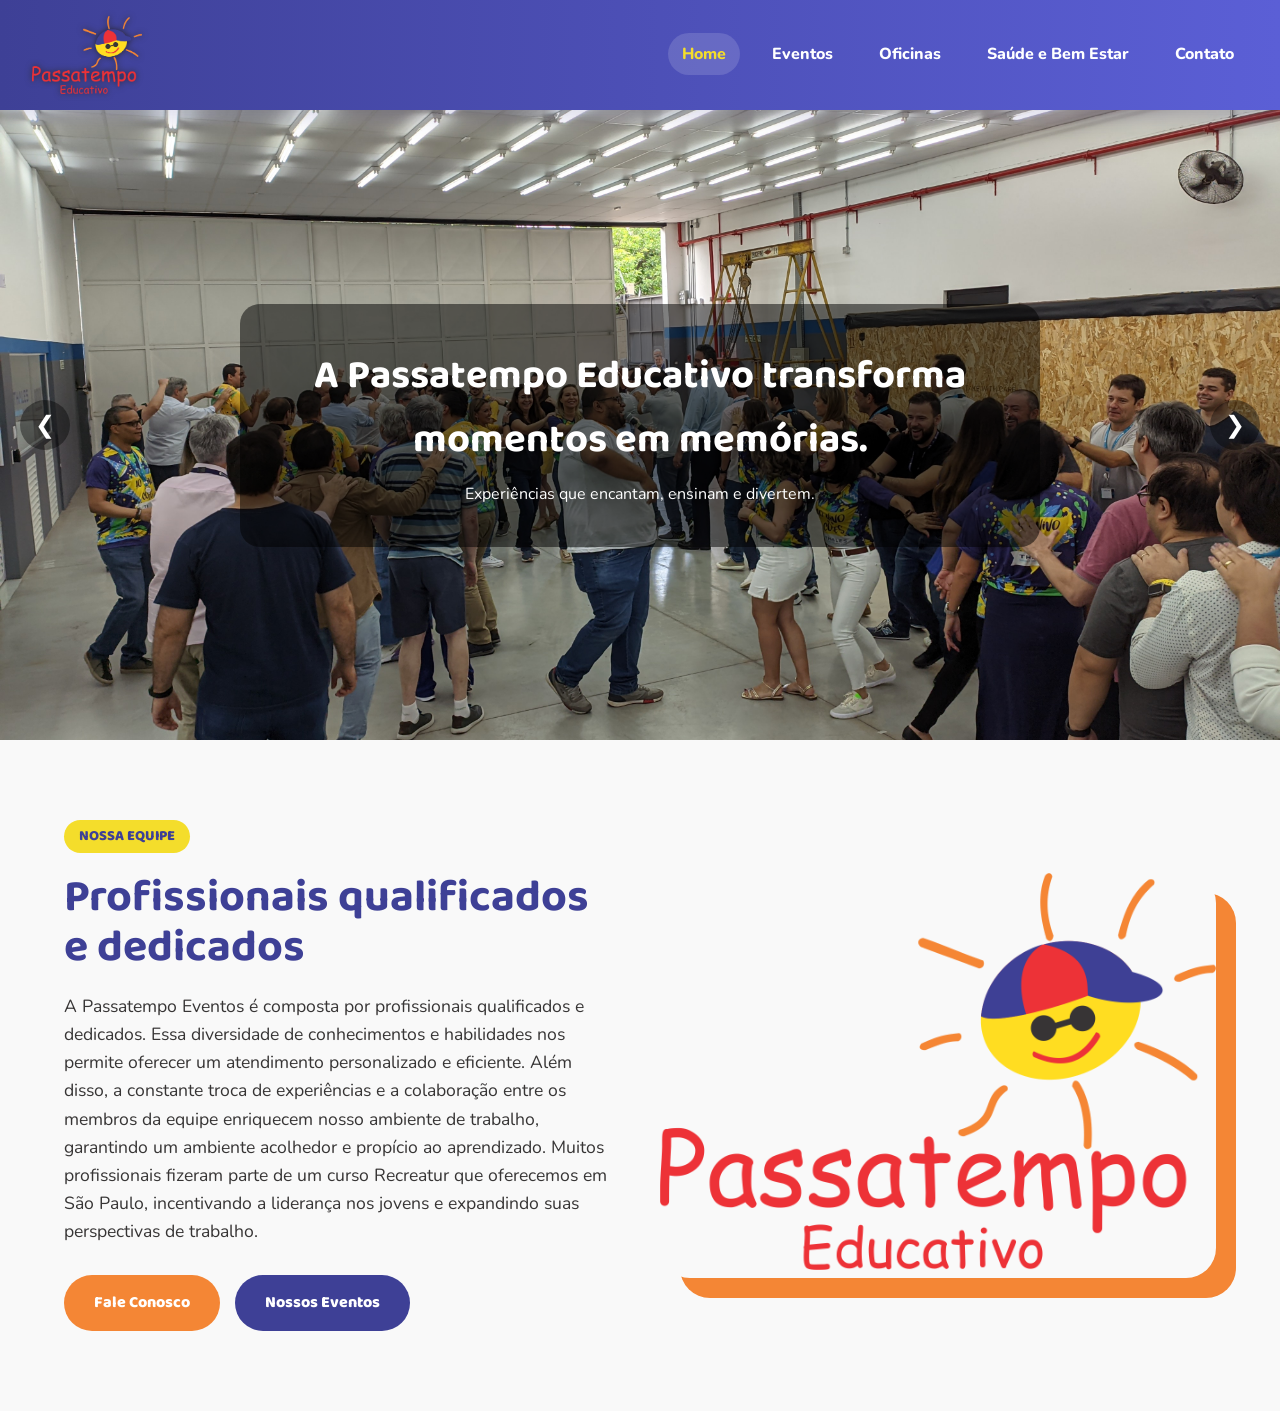
<file: index.html>
<!DOCTYPE html>
<html lang="pt-BR">
<head>
  <meta charset="UTF-8" />
  <meta name="viewport" content="width=device-width, initial-scale=1.0" />
  <title>Home | Passatempo Educativo</title>

  <link rel="preconnect" href="https://fonts.googleapis.com">
  <link rel="preconnect" href="https://fonts.gstatic.com" crossorigin>
  <link href="https://fonts.googleapis.com/css2?family=Baloo+2:wght@400;600;700;800&family=Nunito:wght@400;600;700;800&display=swap" rel="stylesheet">

  <link rel="stylesheet" href="./style.css" />
</head>
<body>

<header class="header">
  <div class="imagem_logo">
    <img src="./Logo_Passatempo.png" alt="Logo Passatempo Educativo">
  </div>

  <nav>
    <ul>
      <li><a class="ativo" href="index.html">Home</a></li>
      <li><a href="./eventos.html">Eventos</a></li>
      <li><a href="./oficinais.html">Oficinas</a></li>
      <li><a href="./saude_bem_estar.html">Saúde e Bem Estar</a></li>
      <li><a href="./contato.html">Contato</a></li>
    </ul>
  </nav>
</header>

  <main>
    <!-- SEÇÃO DESTAQUE (Carrossel de Imagens) -->
    <section class="parte_1">
      <div class="carrossel_home" id="carrosselHome">
        <div class="slide"><img src="./imagens/corporativo.jpg" alt="Atividade de Recreação"></div>
        <div class="slide"><img src="./imagens/Home.jpeg" alt="Batalha Nerf"></div>
        <div class="slide"><img src="./imagens/IMG-20260402-WA0040.jpg" alt="Bolhas Gigantes"></div>
        <div class="slide"><img src="./imagens/IMG_20221214_105638220_HDR.jpg"></div>
      
        <div class="slide"><img src="./imagens/Kids day  (1).png" alt="Atividade de Recreação"></div>
        <div class="slide"><img src="./imagens/WhatsApp Image 2026-04-08 at 12.21.42.jpeg" alt="Batalha Nerf"></div>
        <div class="slide"><img src="./imagens/WhatsApp Image 2026-04-17 at 08.12.51 (1).jpeg" alt="Bolhas Gigantes"></div>
        <div class="slide"><img src="./imagens/WhatsApp Image 2026-04-17 at 08.13.52 (1).jpeg"></div>
      
      
      </div>

      <div class="video_overlay_content">
        <h2>A Passatempo Educativo transforma momentos em memórias.</h2>
        <p>Experiências que encantam, ensinam e divertem.</p>
      </div>

      <button class="carrossel_btn esquerda" onclick="moverCarrosselHome(-1)">❮</button>
      <button class="carrossel_btn direita" onclick="moverCarrosselHome(1)">❯</button>
    </section>

    <!-- SEÇÃO EQUIPE (Seguindo a estrutura do eventos.html) -->
    <section class="hero">
      <div class="hero_texto">
        <span class="selo">Nossa Equipe</span>
        <h1>Profissionais qualificados e dedicados</h1>
        <p>
          A Passatempo Eventos é composta por profissionais qualificados e dedicados. Essa diversidade de conhecimentos e habilidades nos permite oferecer um atendimento personalizado e eficiente. Além disso, a constante troca de experiências e a colaboração entre os membros da equipe enriquecem nosso ambiente de trabalho, garantindo um ambiente acolhedor e propício ao aprendizado. Muitos profissionais fizeram parte de um curso Recreatur que oferecemos em São Paulo, incentivando a liderança nos jovens e expandindo suas perspectivas de trabalho.
        </p>

        <div class="hero_botoes">
          <a href="./contato.html" class="btn btn_principal">Fale Conosco</a>
          <a href="./eventos.html" class="btn btn_secundario">Nossos Eventos</a>
        </div>
      </div>

      <div class="hero_imagem">
        <img src="./Logo_Passatempo.png" alt="Equipe Passatempo">
      </div>
    </section>

    <!-- DESTAQUES (Missão, Visão e Valores no novo padrão) -->
    <!-- <section class="destaques">
      <div class="destaque_card">
        <h3>Missão</h3>
        <p>Impactar positivamente o aprendizado incentivando o ensino de maneira lúdica e transformadora.</p>
      </div>
      <div class="destaque_card">
        <h3>Visão</h3>
        <p>Ser referência em trabalho sério, ajudando jovens a atingirem seu pleno potencial.</p>
      </div>
      <div class="destaque_card">
        <h3>Valores</h3>
        <p>Ética, transparência, integridade e respeito à diversidade em tudo o que fazemos.</p>
      </div>
    </section> -->
  </main>

  <script>
    let autoPlayHome = setInterval(() => moverCarrosselHome(1), 5000);

    function moverCarrosselHome(direcao) {
      const carrossel = document.getElementById("carrosselHome");
      const larguraSlide = carrossel.offsetWidth;
      const noFinal = carrossel.scrollLeft + larguraSlide >= carrossel.scrollWidth - 10;

      // Se estiver indo para a direita e chegar no fim, volta ao início
      if (direcao === 1 && noFinal) {
        carrossel.scrollTo({ left: 0, behavior: "smooth" });
      } else {
        carrossel.scrollBy({
          left: direcao * larguraSlide,
          behavior: "smooth"
        });
      }

      // Reinicia o timer do autoplay para evitar pulos logo após um clique manual
      clearInterval(autoPlayHome);
      autoPlayHome = setInterval(() => moverCarrosselHome(1), 5000);
    }
  </script>

</body>
</html>
</file>
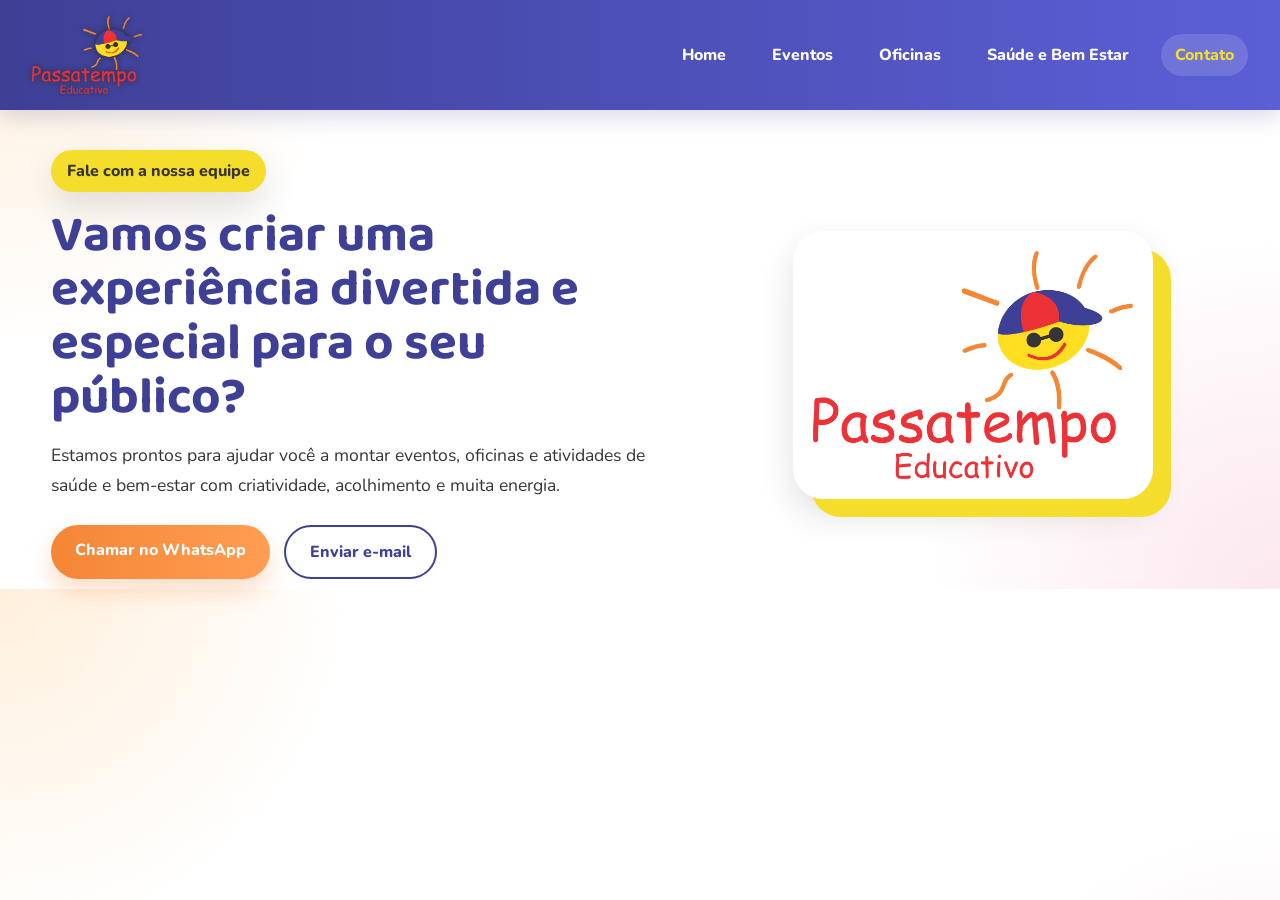
<file: contato.html>
<!DOCTYPE html>
<html lang="pt-BR">
<head>
  <meta charset="UTF-8" />
  <meta name="viewport" content="width=device-width, initial-scale=1.0" />
  <title>Contato | Passatempo Educativo</title>

  <link rel="preconnect" href="https://fonts.googleapis.com">
  <link rel="preconnect" href="https://fonts.gstatic.com" crossorigin>
  <link href="https://fonts.googleapis.com/css2?family=Baloo+2:wght@400;600;700;800&family=Nunito:wght@400;600;700;800&display=swap" rel="stylesheet">

  <link rel="stylesheet" href="./contato.css" />
</head>
<body>

  <header class="header">
    <div class="imagem_logo">
      <img src="./Logo_Passatempo.png" alt="Logo Passatempo Educativo">
    </div>

    <nav>
      <ul>
        <li><a href="index.html">Home</a></li>
        <li><a href="./eventos.html">Eventos</a></li>
        <li><a href="./oficinais.html">Oficinas</a></li>
        <li><a href="./saude_bem_estar.html">Saúde e Bem Estar</a></li>
        <li><a class="ativo" href="./contato.html">Contato</a></li>
      </ul>
    </nav>
  </header>

  <main>

    <!-- HERO -->
    <section class="hero_contato">
      <div class="hero_texto">
        <span class="selo">Fale com a nossa equipe</span>
        <h1>Vamos criar uma experiência divertida e especial para o seu público?</h1>
        <p>
          Estamos prontos para ajudar você a montar eventos, oficinas e atividades de saúde e bem-estar
          com criatividade, acolhimento e muita energia.
        </p>

        <div class="hero_botoes">
          <a href="https://wa.me/5511997579540?text=Olá!%20Gostaria%20de%20mais%20informações%20sobre%20os%20serviços%20da%20Passatempo%20Educativo." target="_blank" class="btn btn_principal">
            Chamar no WhatsApp
          </a>

          <a href="mailto:passatempo@passatempoeducativo.org.br" class="btn btn_secundario">
            Enviar e-mail
          </a>
        </div>
      </div>

      <div class="hero_imagem">
        <img src="./Logo_Passatempo.png" alt="Logo Passatempo Educativo">
      </div>
    </section>

    <!-- CARDS DE CONTATO -->
    <!-- <section class="contatos">
      <div class="titulo_secao">
        <span>Estamos por aqui</span>
        <h2>Entre em contato pelos canais abaixo</h2>
        <p>Escolha a forma mais prática para falar com a gente.</p>
      </div>

      <div class="cards_contato">

        <article class="card_contato">
          <div class="icone">📱</div>
          <h3>WhatsApp</h3>
          <p>Atendimento rápido para dúvidas, informações e solicitações de proposta.</p>
          <a href="https://wa.me/5511997579540?text=Olá!%20Quero%20solicitar%20uma%20proposta." target="_blank" class="card_btn">
            (11) 9 9757-9540
          </a>
        </article>

        <article class="card_contato">
          <div class="icone">✉️</div>
          <h3>E-mail</h3>
          <p>Envie sua mensagem e converse conosco sobre eventos, oficinas e parcerias.</p>
          <a href="mailto:passatempo@passatempoeducativo.org.br" class="card_btn">
            passatempo@passatempoeducativo.org.br
          </a>
        </article>

        <article class="card_contato">
          <div class="icone">📷</div>
          <h3>Redes Sociais</h3>
          <p>Acompanhe novidades, inspirações e um pouco mais do nosso trabalho.</p>
          <a href="https://www.instagram.com/" target="_blank" class="card_btn">
            Ver Instagram
          </a>
        </article>

      </div>
    </section> -->

    <!-- BLOCO EXTRA -->
    <!-- <section class="bloco_info">
      <div class="info_box">
        <h2>Passatempo Educativo</h2>
        <p>
          Criamos experiências com propósito, diversão e aprendizado para diferentes públicos,
          levando mais interação, criatividade e bem-estar para cada ação.
        </p>
      </div>
    </section> -->

    <!-- CTA FINAL -->
    <!-- <section class="cta_final">
      <div class="cta_box">
        <h2>Quer receber uma proposta personalizada?</h2>
        <p>
          Clique no botão abaixo e fale com a nossa equipe agora mesmo pelo WhatsApp.
        </p>

        <div class="cta_botoes">
          <a href="https://wa.me/5511997579540?text=Olá!%20Gostaria%20de%20receber%20uma%20proposta%20personalizada." target="_blank" class="btn btn_principal">
            Solicitar proposta
          </a>
        </div>
      </div>
    </section> -->

  </main>

</body>
</html>
</file>
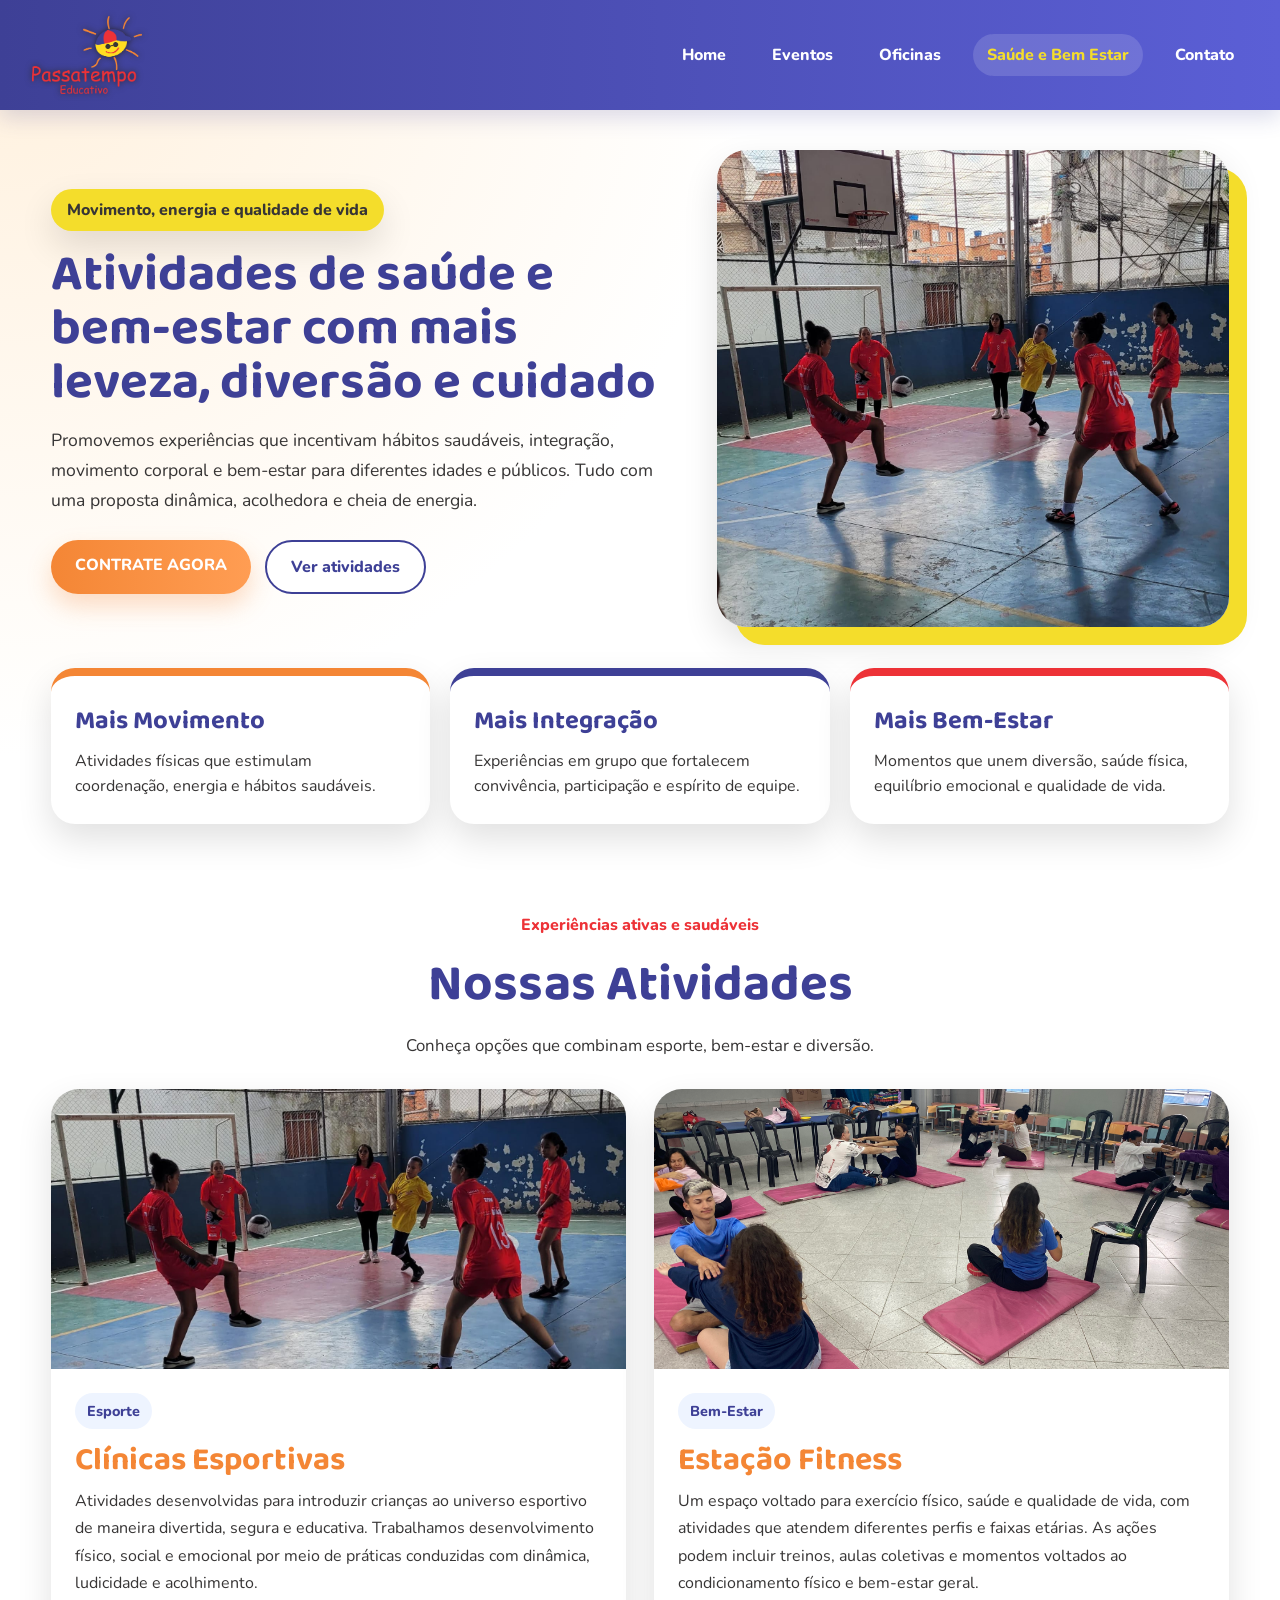
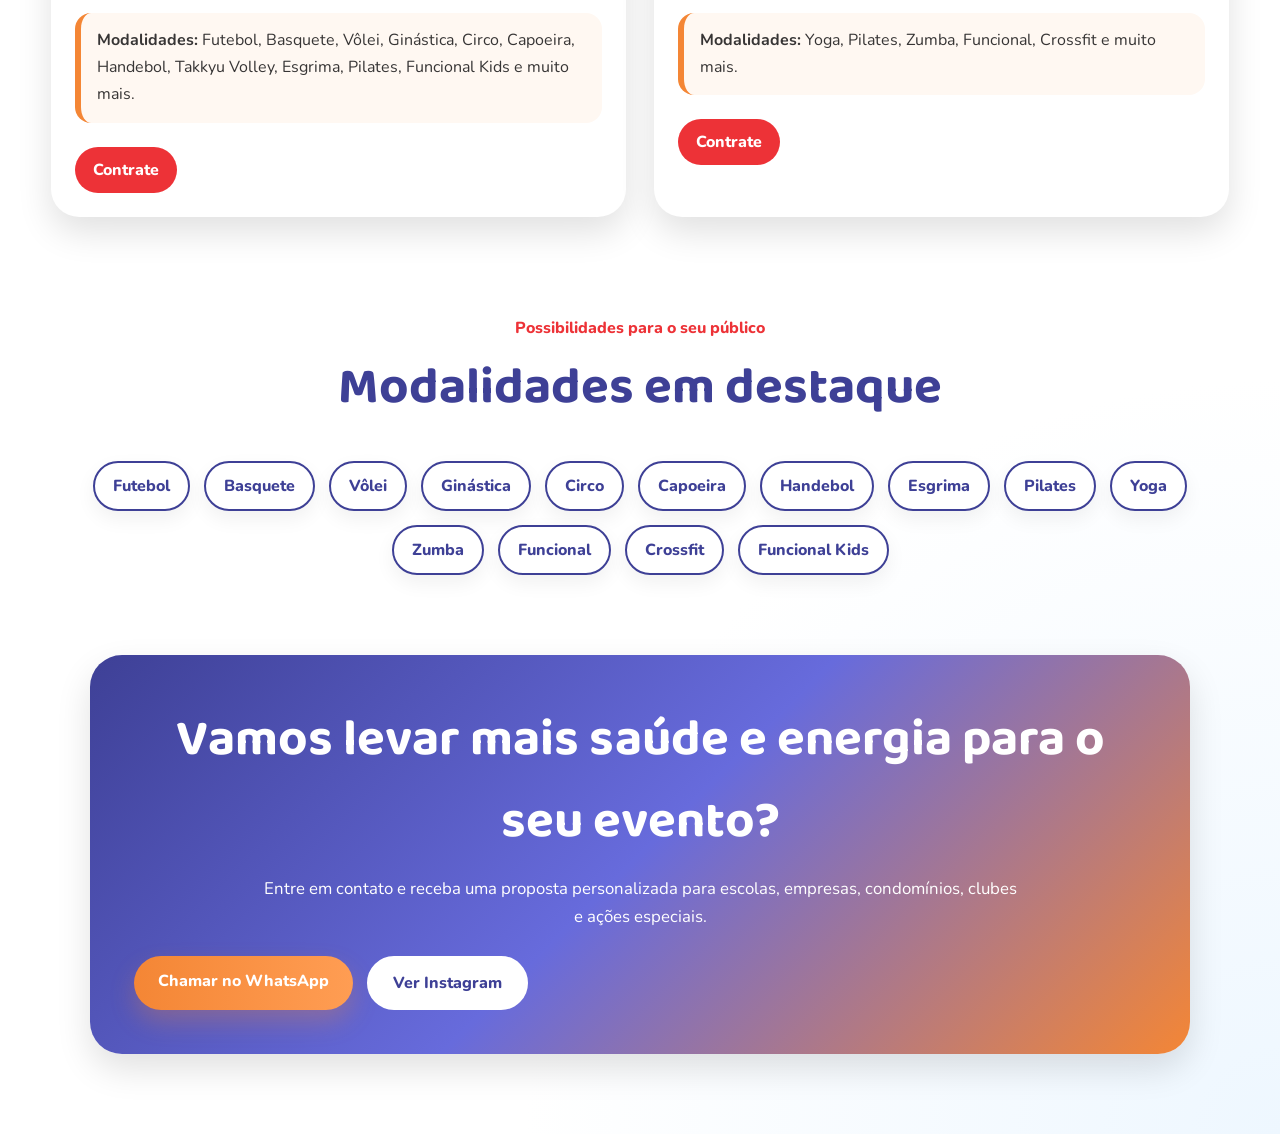
<file: saude_bem_estar.html>
<!DOCTYPE html>
<html lang="pt-BR">
<head>
  <meta charset="UTF-8" />
  <meta name="viewport" content="width=device-width, initial-scale=1.0" />
  <title>Saúde e Bem Estar | Passatempo Educativo</title>

  <link rel="preconnect" href="https://fonts.googleapis.com">
  <link rel="preconnect" href="https://fonts.gstatic.com" crossorigin>
  <link href="https://fonts.googleapis.com/css2?family=Baloo+2:wght@400;600;700;800&family=Nunito:wght@400;600;700;800&display=swap" rel="stylesheet">

  <link rel="stylesheet" href="./style.saude_bem_estar.css" />
</head>
<body>

  <header class="header">
    <div class="imagem_logo">
      <img src="./Logo_Passatempo.png" alt="Logo Passatempo Educativo">
    </div>

    <nav>
      <ul>
        <li><a href="index.html">Home</a></li>
        <li><a href="./eventos.html">Eventos</a></li>
        <li><a href="./oficinais.html">Oficinas</a></li>
        <li><a class="ativo" href="./saude_bem_estar.html">Saúde e Bem Estar</a></li>
        <li><a href="./contato.html">Contato</a></li>
      </ul>
    </nav>
  </header>

  <main>

    <!-- HERO -->
    <section class="hero">
      <div class="hero_texto">
        <span class="selo">Movimento, energia e qualidade de vida</span>
        <h1>Atividades de saúde e bem-estar com mais leveza, diversão e cuidado</h1>
        <p>
          Promovemos experiências que incentivam hábitos saudáveis, integração,
          movimento corporal e bem-estar para diferentes idades e públicos.
          Tudo com uma proposta dinâmica, acolhedora e cheia de energia.
        </p>

        <div class="hero_botoes">
          <a href="https://wa.me/5511997579540?text=Olá!%20Gostaria%20de%20contratar%20uma%20atividade%20de%20saúde%20e%20bem-estar." target="_blank" class="btn btn_principal">
            CONTRATE AGORA
          </a>

          <a href="#servicos" class="btn btn_secundario">
            Ver atividades
          </a>
        </div>
      </div>

      <div class="hero_imagem">
        <img src="./clinicas esportivas .jpg" alt="Atividade esportiva com crianças">
      </div>
    </section>

    <!-- BENEFÍCIOS -->
    <section class="destaques">
      <div class="destaque_card">
        <h3>Mais Movimento</h3>
        <p>Atividades físicas que estimulam coordenação, energia e hábitos saudáveis.</p>
      </div>

      <div class="destaque_card">
        <h3>Mais Integração</h3>
        <p>Experiências em grupo que fortalecem convivência, participação e espírito de equipe.</p>
      </div>

      <div class="destaque_card">
        <h3>Mais Bem-Estar</h3>
        <p>Momentos que unem diversão, saúde física, equilíbrio emocional e qualidade de vida.</p>
      </div>
    </section>

    <!-- SERVIÇOS -->
    <section class="categorias" id="servicos">
      <div class="titulo_secao">
        <span>Experiências ativas e saudáveis</span>
        <h2>Nossas Atividades</h2>
        <p>Conheça opções que combinam esporte, bem-estar e diversão.</p>
      </div>

      <div class="cards_grid">

        <article class="card_evento grande">
          <img src="./clinicas esportivas .jpg" alt="Clínicas Esportivas">
          <div class="card_conteudo">
            <span class="tag">Esporte</span>
            <h3>Clínicas Esportivas</h3>
            <p>
              Atividades desenvolvidas para introduzir crianças ao universo esportivo
              de maneira divertida, segura e educativa. Trabalhamos desenvolvimento físico,
              social e emocional por meio de práticas conduzidas com dinâmica, ludicidade e acolhimento.
            </p>

            <p class="lista_modalidades">
              <strong>Modalidades:</strong> Futebol, Basquete, Vôlei, Ginástica, Circo,
              Capoeira, Handebol, Takkyu Volley, Esgrima, Pilates, Funcional Kids e muito mais.
            </p>

            <a href="https://wa.me/5511997579540?text=Olá!%20Tenho%20interesse%20em%20Clínicas%20Esportivas." target="_blank" class="card_btn">
              Contrate
            </a>
          </div>
        </article>

        <article class="card_evento grande">
          <img src="./Estação Fitness .jpeg" alt="Estação Fitness">
          <div class="card_conteudo">
            <span class="tag">Bem-Estar</span>
            <h3>Estação Fitness</h3>
            <p>
              Um espaço voltado para exercício físico, saúde e qualidade de vida, com atividades
              que atendem diferentes perfis e faixas etárias. As ações podem incluir treinos,
              aulas coletivas e momentos voltados ao condicionamento físico e bem-estar geral.
            </p>

            <p class="lista_modalidades">
              <strong>Modalidades:</strong> Yoga, Pilates, Zumba, Funcional, Crossfit e muito mais.
            </p>

            <a href="https://wa.me/5511997579540?text=Olá!%20Tenho%20interesse%20na%20Estação%20Fitness." target="_blank" class="card_btn">
              Contrate
            </a>
          </div>
        </article>

      </div>
    </section>

    <!-- MODALIDADES -->
    <section class="modalidades">
      <div class="titulo_secao">
        <span>Possibilidades para o seu público</span>
        <h2>Modalidades em destaque</h2>
      </div>

      <div class="chips">
        <span>Futebol</span>
        <span>Basquete</span>
        <span>Vôlei</span>
        <span>Ginástica</span>
        <span>Circo</span>
        <span>Capoeira</span>
        <span>Handebol</span>
        <span>Esgrima</span>
        <span>Pilates</span>
        <span>Yoga</span>
        <span>Zumba</span>
        <span>Funcional</span>
        <span>Crossfit</span>
        <span>Funcional Kids</span>
      </div>
    </section>

    <!-- CTA FINAL -->
    <section class="cta_final">
      <div class="cta_box">
        <h2>Vamos levar mais saúde e energia para o seu evento?</h2>
        <p>
          Entre em contato e receba uma proposta personalizada para escolas,
          empresas, condomínios, clubes e ações especiais.
        </p>

        <div class="cta_botoes">
          <a href="https://wa.me/5511997579540?text=Olá!%20Quero%20solicitar%20uma%20proposta%20de%20Saúde%20e%20Bem-Estar." target="_blank" class="btn btn_principal">
            Chamar no WhatsApp
          </a>

          <a href="https://www.instagram.com/" target="_blank" class="btn btn_secundario">
            Ver Instagram
          </a>
        </div>
      </div>
    </section>

  </main>

</body>
</html>
</file>
<file: style.css>
/* Variáveis de Cores */
:root {
    --laranja: #F48635;
    --azul: #3E4096;
    --vermelho: #ED3237;
    --cinza: #373535;
    --amarelo: #F4DD2B;
    --branco: #FFFFFF;
    --bg-light: #f9f9f9;
}

* {
    margin: 0;
    padding: 0;
    box-sizing: border-box;
}

body {
    font-family: 'Nunito', sans-serif;
    color: var(--cinza);
    margin: 0;
    line-height: 1.6;
    background-color: var(--branco);
}

h1, h2, h3, .selo {
    font-family: 'Baloo 2', cursive;
}

/* Header */
/* HEADER */
.header {
  background: linear-gradient(90deg, var(--azul), #5b5fd6);
  color: white;
  display: flex;
  align-items: center;
  justify-content: space-between;
  padding: 1rem 2rem;
  min-height: 88px;
  position: sticky;
  top: 0;
  z-index: 999;
  box-shadow: 0 8px 20px rgba(62, 64, 150, 0.18);
}

.imagem_logo {
  width: 110px;
}

.imagem_logo img {
  width: 100%;
  display: block;
  filter: drop-shadow(0 0 3px #262424);
}

nav ul {
  display: flex;
  align-items: center;
  list-style: none;
  gap: 18px;
  flex-wrap: wrap;
}

nav li a {
  color: white;
  text-decoration: none;
  font-weight: 800;
  font-size: 1rem;
  padding: 10px 14px;
  border-radius: 999px;
  transition: 0.3s ease;
}

nav li a:hover,
nav li a.ativo {
  background-color: rgba(255,255,255,0.14);
  color: var(--amarelo);
}

/* Seção de Destaque (Parte 1) */
.parte_1 {
    position: relative;
    height: 70vh;
    display: flex;
    justify-content: center;
    align-items: center;
    text-align: center;
    color: var(--branco);
    overflow: hidden;
}

.video {
    position: absolute;
    top: 50%;
    left: 50%;
    min-width: 100%;
    min-height: 100%;
    transform: translate(-50%, -50%);
    object-fit: cover;
    z-index: -1;
}

/* Estilos do Carrossel da Home */
.carrossel_home {
    position: absolute;
    top: 0;
    left: 0;
    width: 100%;
    height: 100%;
    display: flex;
    overflow: hidden;
    scroll-behavior: smooth;
    z-index: -1;
}

.slide {
    min-width: 100%;
    height: 100%;
}

.slide img {
    width: 100%;
    height: 100%;
    object-fit: cover;
}

.carrossel_btn {
    position: absolute;
    top: 50%;
    transform: translateY(-50%);
    background-color: rgba(0, 0, 0, 0.4);
    color: white;
    border: none;
    width: 50px;
    height: 50px;
    border-radius: 50%;
    cursor: pointer;
    font-size: 1.5rem;
    display: flex;
    align-items: center;
    justify-content: center;
    transition: 0.3s;
    z-index: 10;
}

.carrossel_btn:hover {
    background-color: var(--laranja);
}

.carrossel_btn.esquerda { left: 20px; }
.carrossel_btn.direita { right: 20px; }

.video_overlay_content {
    background-color: rgba(0, 0, 0, 0.5);
    padding: 40px;
    border-radius: 20px;
    max-width: 800px;
    margin: 0 20px;
}

.video_overlay_content h2 {
    font-size: 2.5rem;
    margin-bottom: 10px;
}

/* Seção Equipe (Estilo Hero do Eventos) */
.hero {
    display: flex;
    align-items: center;
    justify-content: space-between;
    padding: 80px 5%;
    gap: 40px;
    background-color: var(--bg-light);
}

.hero_texto {
    flex: 1;
    text-align: left;
}

.selo {
    display: inline-block;
    background-color: var(--amarelo);
    color: var(--azul);
    padding: 5px 15px;
    border-radius: 50px;
    font-weight: 800;
    font-size: 0.9rem;
    margin-bottom: 20px;
    text-transform: uppercase;
}

.hero_texto h1 {
    font-size: 2.8rem;
    color: var(--azul);
    line-height: 1.1;
    margin-bottom: 20px;
}

.hero_texto p {
    font-size: 1.1rem;
    margin-bottom: 30px;
}

.hero_botoes {
    display: flex;
    gap: 15px;
}

.hero_imagem {
    flex: 1;
    border-radius: 30px;
    overflow: hidden;
    box-shadow: 20px 20px 0 var(--laranja);
}

.hero_imagem img {
    width: 100%;
    height: auto;
}

/* Botões */
.btn {
    display: inline-block;
    padding: 15px 30px;
    border-radius: 50px;
    text-decoration: none;
    font-weight: 800;
    font-family: 'Baloo 2', cursive;
    transition: transform 0.3s, filter 0.3s;
    text-align: center;
}
.btn:hover {
    transform: scale(1.05);
    filter: brightness(1.1);
}

.btn_principal {
    background-color: var(--laranja);
    color: var(--branco);
}

.btn_secundario {
    background-color: var(--azul);
    color: var(--branco);
}

/* Destaques */
.destaques {
    display: grid;
    grid-template-columns: repeat(auto-fit, minmax(300px, 1fr));
    gap: 30px;
    padding: 80px 5%;
}

.destaque_card {
    background: var(--bg-light);
    padding: 40px;
    border-radius: 20px;
    text-align: center;
    box-shadow: 0 4px 15px rgba(0,0,0,0.05);
}

/* Responsividade Geral */
@media (max-width: 992px) {
    .hero {
        flex-direction: column;
        text-align: center;
    }
    .hero_texto {
        text-align: center;
    }
    .hero_botoes {
        justify-content: center;
    }
}

@media (max-width: 768px) {
    .header { flex-direction: column; gap: 20px; }
    nav ul { gap: 15px; flex-wrap: wrap; justify-content: center; }
    .video_overlay_content h2 { font-size: 1.8rem; }
}
</file>
<file: contato.css>
:root {
  --laranja: #F48635;
  --azul: #3E4096;
  --vermelho: #ED3237;
  --cinza: #373535;
  --amarelo: #F4DD2B;
  --branco: #ffffff;
  --fundo-claro: #fff8f2;
  --fundo-azulado: #eef1ff;
  --fundo-rosa: #fff1f4;
  --sombra: 0 15px 35px rgba(0, 0, 0, 0.12);
  --radius: 24px;
}

* {
  margin: 0;
  padding: 0;
  box-sizing: border-box;
}

html {
  scroll-behavior: smooth;
}

body {
  font-family: 'Nunito', sans-serif;
  color: var(--cinza);
  background:
    radial-gradient(circle at top left, #fff0dc 0%, transparent 25%),
    radial-gradient(circle at bottom right, #fce7ef 0%, transparent 25%),
    #ffffff;
}

/* HEADER */
.header {
  background: linear-gradient(90deg, var(--azul), #5b5fd6);
  color: white;
  display: flex;
  align-items: center;
  justify-content: space-between;
  padding: 1rem 2rem;
  min-height: 88px;
  position: sticky;
  top: 0;
  z-index: 999;
  box-shadow: 0 8px 20px rgba(62, 64, 150, 0.18);
}

.imagem_logo {
  width: 110px;
}

.imagem_logo img {
  width: 100%;
  display: block;
  filter: drop-shadow(0 0 3px #262424);
}

nav ul {
  display: flex;
  align-items: center;
  list-style: none;
  gap: 18px;
  flex-wrap: wrap;
}

nav li a {
  color: white;
  text-decoration: none;
  font-weight: 800;
  font-size: 1rem;
  padding: 10px 14px;
  border-radius: 999px;
  transition: 0.3s ease;
}

nav li a:hover,
nav li a.ativo {
  background-color: rgba(255,255,255,0.14);
  color: var(--amarelo);
}

/* HERO */
.hero_contato {
  width: min(1200px, 92%);
  margin: 40px auto 10px;
  display: grid;
  grid-template-columns: 1.1fr 0.9fr;
  gap: 40px;
  align-items: center;
}

.hero_texto h1 {
  font-family: 'Baloo 2', cursive;
  font-size: clamp(2.2rem, 4vw, 4.1rem);
  line-height: 1.05;
  color: var(--azul);
  margin-bottom: 16px;
}

.hero_texto p {
  font-size: 1.1rem;
  line-height: 1.7;
  max-width: 640px;
  margin-bottom: 24px;
}

.selo {
  display: inline-block;
  background-color: var(--amarelo);
  color: var(--cinza);
  font-weight: 800;
  padding: 10px 16px;
  border-radius: 999px;
  margin-bottom: 18px;
  box-shadow: var(--sombra);
}

.hero_botoes,
.cta_botoes {
  display: flex;
  gap: 14px;
  flex-wrap: wrap;
}

.btn {
  text-decoration: none;
  font-weight: 800;
  border-radius: 999px;
  padding: 14px 24px;
  transition: 0.3s ease;
  display: inline-block;
}

.btn_principal {
  background: linear-gradient(90deg, var(--laranja), #ff9d53);
  color: white;
  box-shadow: 0 12px 25px rgba(244, 134, 53, 0.28);
}

.btn_principal:hover {
  transform: translateY(-3px) scale(1.02);
}

.btn_secundario {
  background-color: white;
  color: var(--azul);
  border: 2px solid var(--azul);
}

.btn_secundario:hover {
  background-color: var(--azul);
  color: white;
}

.hero_imagem {
  display: flex;
  justify-content: center;
  align-items: center;
}

.hero_imagem img {
  width: 100%;
  max-width: 360px;
  border-radius: 30px;
  box-shadow: 18px 18px 0 var(--amarelo), var(--sombra);
  background: white;
  padding: 20px;
}

/* TITULO */
.titulo_secao {
  text-align: center;
  width: min(900px, 92%);
  margin: 0 auto 32px;
}

.titulo_secao span {
  color: var(--vermelho);
  font-weight: 800;
  display: block;
  margin-bottom: 8px;
}

.titulo_secao h2 {
  font-family: 'Baloo 2', cursive;
  font-size: clamp(2rem, 4vw, 3.4rem);
  color: var(--azul);
}

.titulo_secao p {
  margin-top: 8px;
  font-size: 1.05rem;
}

/* CONTATOS */
.contatos {
  padding: 40px 0 70px;
}

.cards_contato {
  width: min(1200px, 92%);
  margin: 0 auto;
  display: grid;
  grid-template-columns: repeat(3, 1fr);
  gap: 24px;
}

.card_contato {
  background: white;
  border-radius: 28px;
  padding: 28px 24px;
  box-shadow: var(--sombra);
  text-align: center;
  transition: 0.35s ease;
}

.card_contato:hover {
  transform: translateY(-10px);
}

.card_contato:nth-child(1) {
  border-top: 8px solid var(--laranja);
}

.card_contato:nth-child(2) {
  border-top: 8px solid var(--azul);
}

.card_contato:nth-child(3) {
  border-top: 8px solid var(--vermelho);
}

.icone {
  font-size: 2.8rem;
  margin-bottom: 14px;
}

.card_contato h3 {
  font-family: 'Baloo 2', cursive;
  color: var(--azul);
  font-size: 1.8rem;
  margin-bottom: 10px;
}

.card_contato p {
  line-height: 1.7;
  margin-bottom: 18px;
}

.card_btn {
  display: inline-block;
  background-color: var(--vermelho);
  color: white;
  text-decoration: none;
  font-weight: 800;
  padding: 12px 18px;
  border-radius: 999px;
  transition: 0.3s ease;
  word-break: break-word;
}

.card_btn:hover {
  background-color: var(--azul);
  transform: scale(1.04);
}

/* BLOCO INFO */
.bloco_info {
  padding: 0 0 70px;
}

.info_box {
  width: min(1000px, 92%);
  margin: 0 auto;
  background: linear-gradient(135deg, #fff8f2, #eef1ff, #fff1f4);
  border-radius: 30px;
  padding: 40px;
  text-align: center;
  box-shadow: var(--sombra);
}

.info_box h2 {
  font-family: 'Baloo 2', cursive;
  color: var(--azul);
  font-size: clamp(2rem, 4vw, 3rem);
  margin-bottom: 12px;
}

.info_box p {
  max-width: 760px;
  margin: 0 auto;
  line-height: 1.7;
  font-size: 1.05rem;
}

/* CTA FINAL */
.cta_final {
  padding: 0 0 80px;
}

.cta_box {
  width: min(1100px, 92%);
  margin: 0 auto;
  background: linear-gradient(135deg, var(--azul), #676bdc, var(--laranja));
  color: white;
  border-radius: 32px;
  padding: 44px;
  text-align: center;
  box-shadow: var(--sombra);
}

.cta_box h2 {
  font-family: 'Baloo 2', cursive;
  font-size: clamp(2rem, 4vw, 3.2rem);
  margin-bottom: 12px;
}

.cta_box p {
  max-width: 760px;
  margin: 0 auto 24px;
  line-height: 1.7;
  font-size: 1.05rem;
}

/* RESPONSIVO */
@media (max-width: 992px) {
  .hero_contato {
    grid-template-columns: 1fr;
  }

  .cards_contato {
    grid-template-columns: 1fr;
  }

  .hero_imagem {
    order: -1;
  }
}

@media (max-width: 768px) {
  .header {
    flex-direction: column;
    gap: 14px;
    padding: 1rem;
  }

  nav ul {
    justify-content: center;
    gap: 10px;
  }

  nav li a {
    font-size: 0.95rem;
    padding: 8px 12px;
  }

  .hero_contato {
    margin-top: 24px;
  }

  .hero_imagem img {
    max-width: 240px;
  }

  .info_box,
  .cta_box {
    padding: 30px 22px;
  }
}
</file>
<file: style.saude_bem_estar.css>
:root {
  --laranja: #F48635;
  --azul: #3E4096;
  --vermelho: #ED3237;
  --cinza: #373535;
  --amarelo: #F4DD2B;
  --branco: #ffffff;
  --verde-claro: #eafaf1;
  --azul-claro: #eef4ff;
  --rosa-claro: #fff1f4;
  --sombra: 0 15px 35px rgba(0, 0, 0, 0.12);
  --radius: 24px;
}

* {
  margin: 0;
  padding: 0;
  box-sizing: border-box;
}

html {
  scroll-behavior: smooth;
}

body {
  font-family: 'Nunito', sans-serif;
  color: var(--cinza);
  background:
    radial-gradient(circle at top left, #fff0dc 0%, transparent 25%),
    radial-gradient(circle at bottom right, #eef7ff 0%, transparent 25%),
    #ffffff;
}

/* HEADER */
.header {
  background: linear-gradient(90deg, var(--azul), #5b5fd6);
  color: white;
  display: flex;
  align-items: center;
  justify-content: space-between;
  padding: 1rem 2rem;
  min-height: 88px;
  position: sticky;
  top: 0;
  z-index: 999;
  box-shadow: 0 8px 20px rgba(62, 64, 150, 0.18);
}

.imagem_logo {
  width: 110px;
}

.imagem_logo img {
  width: 100%;
  display: block;
  filter: drop-shadow(0 0 3px #262424);
}

nav ul {
  display: flex;
  align-items: center;
  list-style: none;
  gap: 18px;
  flex-wrap: wrap;
}

nav li a {
  color: white;
  text-decoration: none;
  font-weight: 800;
  font-size: 1rem;
  padding: 10px 14px;
  border-radius: 999px;
  transition: 0.3s ease;
}

nav li a:hover,
nav li a.ativo {
  background-color: rgba(255,255,255,0.14);
  color: var(--amarelo);
}

/* HERO */
.hero {
  width: min(1200px, 92%);
  margin: 40px auto 10px;
  display: grid;
  grid-template-columns: 1.1fr 0.9fr;
  gap: 40px;
  align-items: center;
}

.hero_texto h1 {
  font-family: 'Baloo 2', cursive;
  font-size: clamp(2.2rem, 4vw, 4rem);
  line-height: 1.05;
  color: var(--azul);
  margin-bottom: 16px;
}

.hero_texto p {
  font-size: 1.1rem;
  line-height: 1.7;
  max-width: 650px;
  margin-bottom: 24px;
}

.selo {
  display: inline-block;
  background-color: var(--amarelo);
  color: var(--cinza);
  font-weight: 800;
  padding: 10px 16px;
  border-radius: 999px;
  margin-bottom: 18px;
  box-shadow: var(--sombra);
}

.hero_botoes,
.cta_botoes {
  display: flex;
  gap: 14px;
  flex-wrap: wrap;
}

.btn {
  text-decoration: none;
  font-weight: 800;
  border-radius: 999px;
  padding: 14px 24px;
  transition: 0.3s ease;
  display: inline-block;
}

.btn_principal {
  background: linear-gradient(90deg, var(--laranja), #ff9d53);
  color: white;
  box-shadow: 0 12px 25px rgba(244, 134, 53, 0.28);
}

.btn_principal:hover {
  transform: translateY(-3px) scale(1.02);
}

.btn_secundario {
  background-color: white;
  color: var(--azul);
  border: 2px solid var(--azul);
}

.btn_secundario:hover {
  background-color: var(--azul);
  color: white;
}

.hero_imagem img {
  width: 100%;
  border-radius: 30px;
  box-shadow: 18px 18px 0 var(--amarelo), var(--sombra);
  object-fit: cover;
}

/* DESTAQUES */
.destaques {
  width: min(1200px, 92%);
  margin: 35px auto 70px;
  display: grid;
  grid-template-columns: repeat(3, 1fr);
  gap: 20px;
}

.destaque_card {
  background: white;
  border-radius: var(--radius);
  padding: 24px;
  box-shadow: var(--sombra);
  border-top: 8px solid var(--laranja);
  transition: 0.3s ease;
}

.destaque_card:nth-child(2) {
  border-top-color: var(--azul);
}

.destaque_card:nth-child(3) {
  border-top-color: var(--vermelho);
}

.destaque_card:hover {
  transform: translateY(-8px);
}

.destaque_card h3 {
  font-family: 'Baloo 2', cursive;
  color: var(--azul);
  font-size: 1.6rem;
  margin-bottom: 8px;
}

.destaque_card p {
  line-height: 1.6;
}

/* TITULO */
.categorias,
.modalidades {
  padding: 20px 0 80px;
}

.titulo_secao {
  text-align: center;
  width: min(900px, 92%);
  margin: 0 auto 32px;
}

.titulo_secao span {
  color: var(--vermelho);
  font-weight: 800;
  display: block;
  margin-bottom: 8px;
}

.titulo_secao h2 {
  font-family: 'Baloo 2', cursive;
  font-size: clamp(2rem, 4vw, 3.4rem);
  color: var(--azul);
}

.titulo_secao p {
  margin-top: 8px;
  font-size: 1.05rem;
}

/* CARDS */
.cards_grid {
  width: min(1200px, 92%);
  margin: 0 auto;
  display: grid;
  grid-template-columns: repeat(2, 1fr);
  gap: 28px;
}

.card_evento {
  background: white;
  border-radius: 28px;
  overflow: hidden;
  box-shadow: var(--sombra);
  transition: 0.35s ease;
}

.card_evento:hover {
  transform: translateY(-10px);
}

.card_evento img {
  width: 100%;
  height: 280px;
  object-fit: cover;
  display: block;
}

.card_conteudo {
  padding: 24px;
}

.tag {
  display: inline-block;
  background-color: var(--azul-claro);
  color: var(--azul);
  font-size: 0.9rem;
  font-weight: 800;
  padding: 8px 12px;
  border-radius: 999px;
  margin-bottom: 14px;
}

.card_conteudo h3 {
  font-family: 'Baloo 2', cursive;
  color: var(--laranja);
  font-size: 2rem;
  margin-bottom: 10px;
  line-height: 1.1;
}

.card_conteudo p {
  line-height: 1.7;
  margin-bottom: 16px;
}

.lista_modalidades {
  background: #fff8f2;
  border-left: 6px solid var(--laranja);
  padding: 14px 16px;
  border-radius: 16px;
}

.card_btn {
  display: inline-block;
  margin-top: 8px;
  background-color: var(--vermelho);
  color: white;
  text-decoration: none;
  font-weight: 800;
  padding: 12px 18px;
  border-radius: 999px;
  transition: 0.3s ease;
}

.card_btn:hover {
  background-color: var(--azul);
  transform: scale(1.04);
}

/* CHIPS */
.chips {
  width: min(1100px, 92%);
  margin: 0 auto;
  display: flex;
  flex-wrap: wrap;
  gap: 14px;
  justify-content: center;
}

.chips span {
  background: white;
  border: 2px solid var(--azul);
  color: var(--azul);
  padding: 12px 18px;
  border-radius: 999px;
  font-weight: 800;
  transition: 0.3s ease;
  box-shadow: 0 8px 20px rgba(0,0,0,0.06);
}

.chips span:hover {
  background: var(--azul);
  color: white;
  transform: translateY(-4px);
}

/* CTA FINAL */
.cta_final {
  padding: 0 0 80px;
}

.cta_box {
  width: min(1100px, 92%);
  margin: 0 auto;
  background: linear-gradient(135deg, var(--azul), #676bdc, var(--laranja));
  color: white;
  border-radius: 32px;
  padding: 44px;
  text-align: center;
  box-shadow: var(--sombra);
}

.cta_box h2 {
  font-family: 'Baloo 2', cursive;
  font-size: clamp(2rem, 4vw, 3.2rem);
  margin-bottom: 12px;
}

.cta_box p {
  max-width: 760px;
  margin: 0 auto 24px;
  line-height: 1.7;
  font-size: 1.05rem;
}

.cta_box .btn_secundario {
  background-color: white;
  border-color: white;
}

/* RESPONSIVO */
@media (max-width: 992px) {
  .hero {
    grid-template-columns: 1fr;
  }

  .destaques {
    grid-template-columns: 1fr;
  }

  .cards_grid {
    grid-template-columns: 1fr;
  }

  .hero_imagem {
    order: -1;
  }
}

@media (max-width: 768px) {
  .header {
    flex-direction: column;
    gap: 14px;
    padding: 1rem;
  }

  nav ul {
    justify-content: center;
    gap: 10px;
  }

  nav li a {
    font-size: 0.95rem;
    padding: 8px 12px;
  }

  .hero {
    margin-top: 24px;
  }

  .cta_box {
    padding: 30px 22px;
  }

  .card_evento img {
    height: 220px;
  }

  .card_conteudo h3 {
    font-size: 1.7rem;
  }
}
</file>
